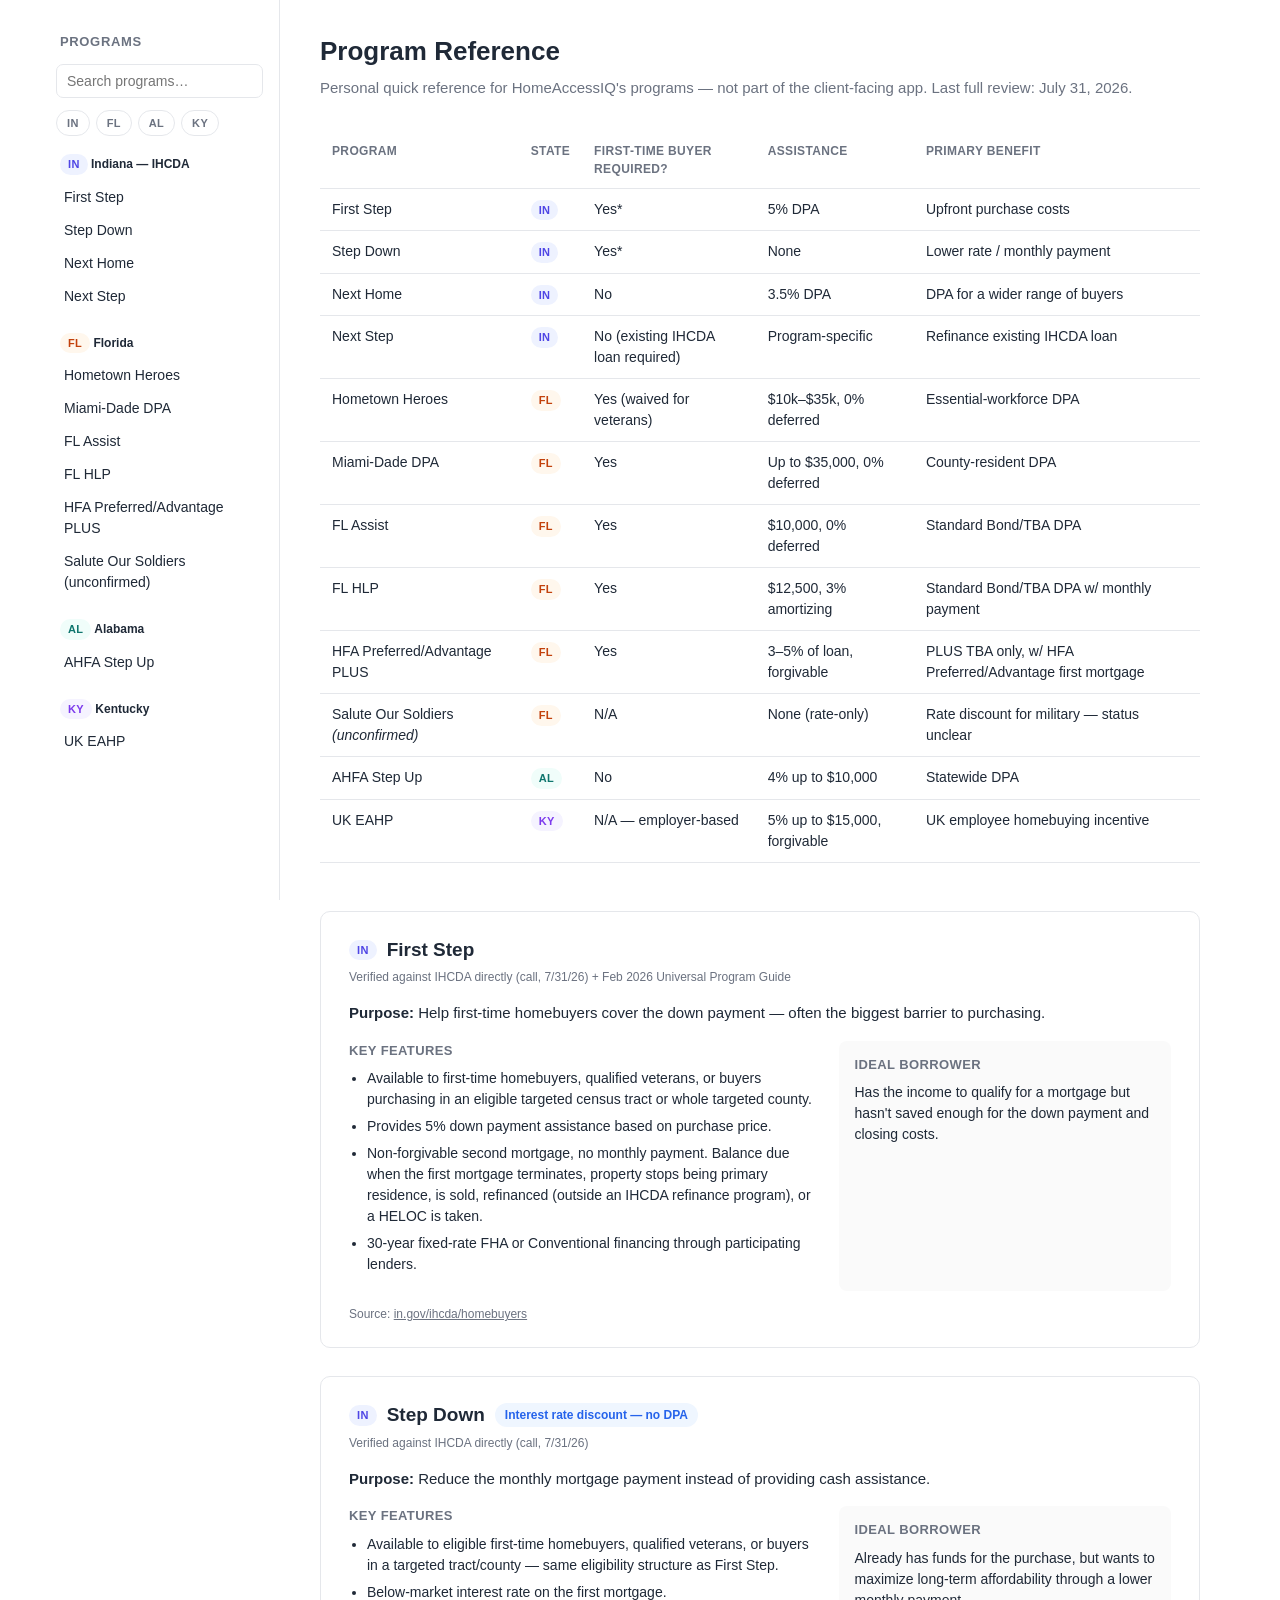
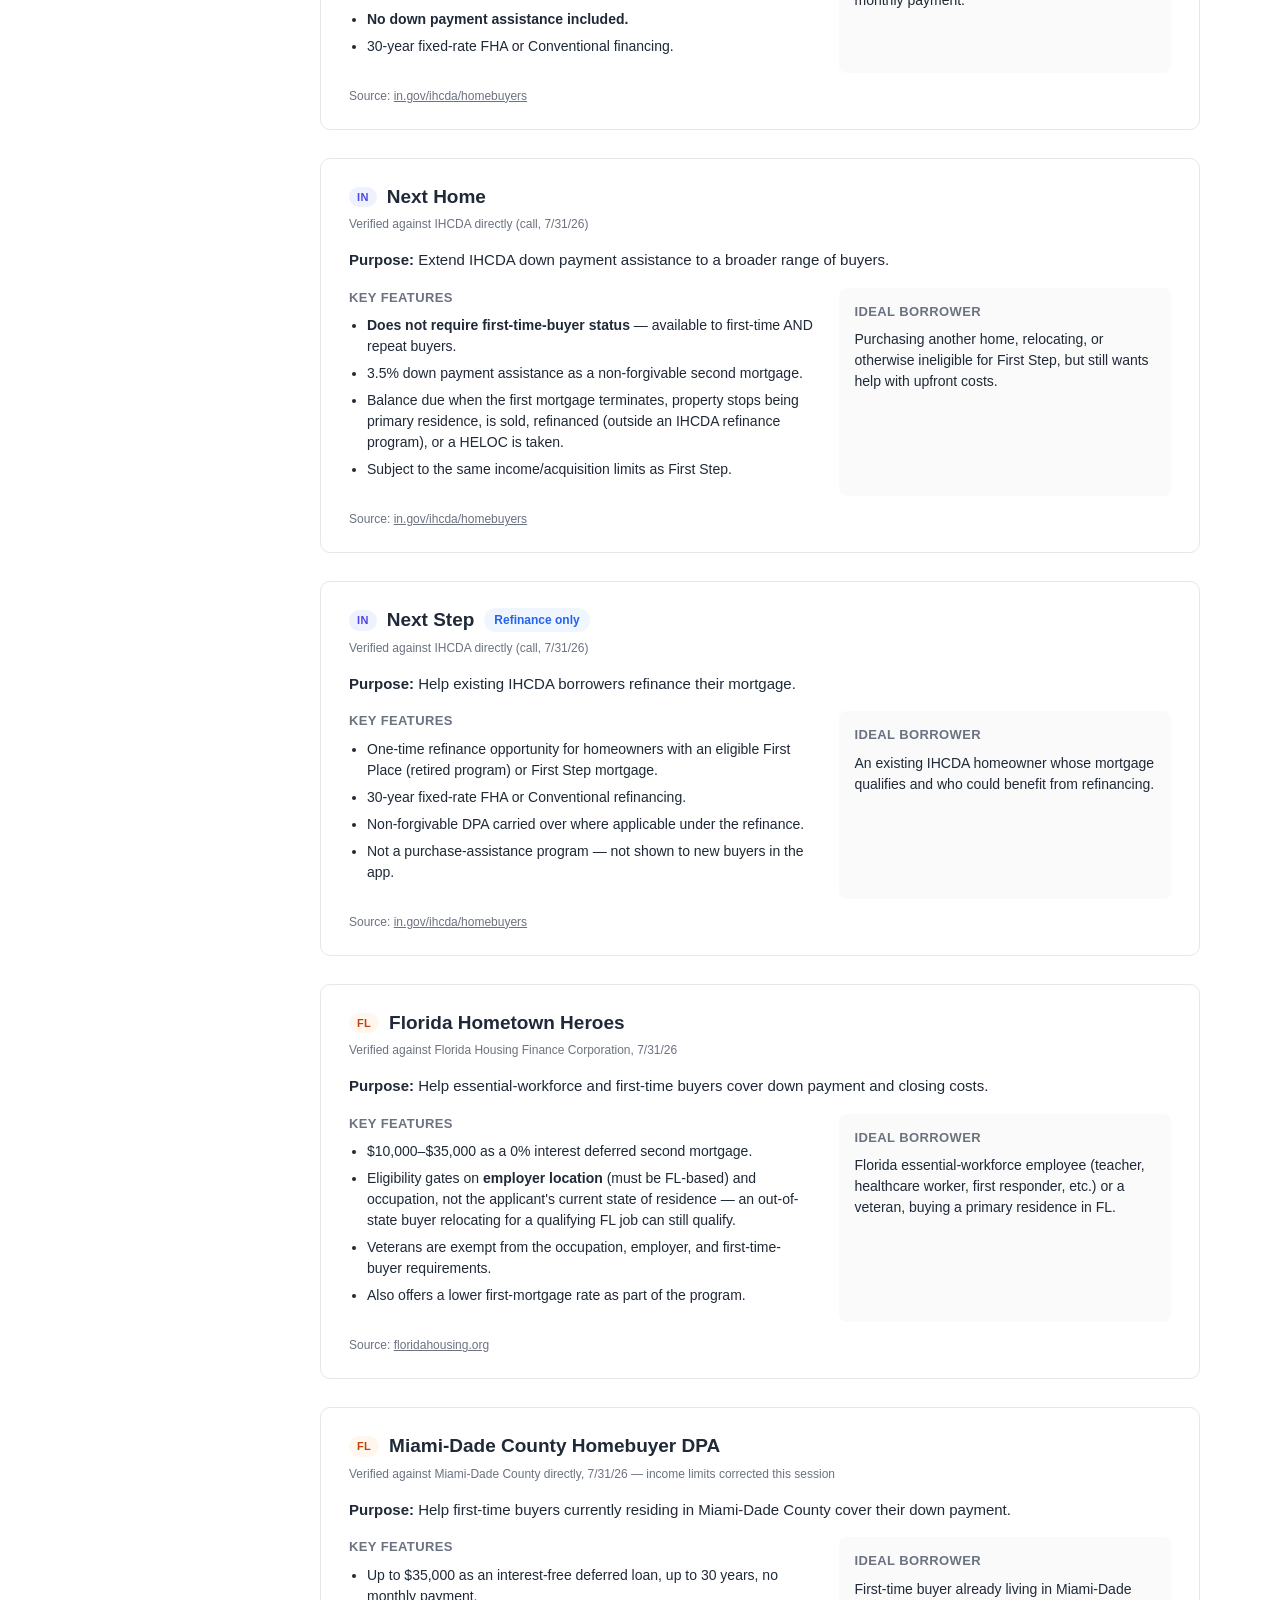
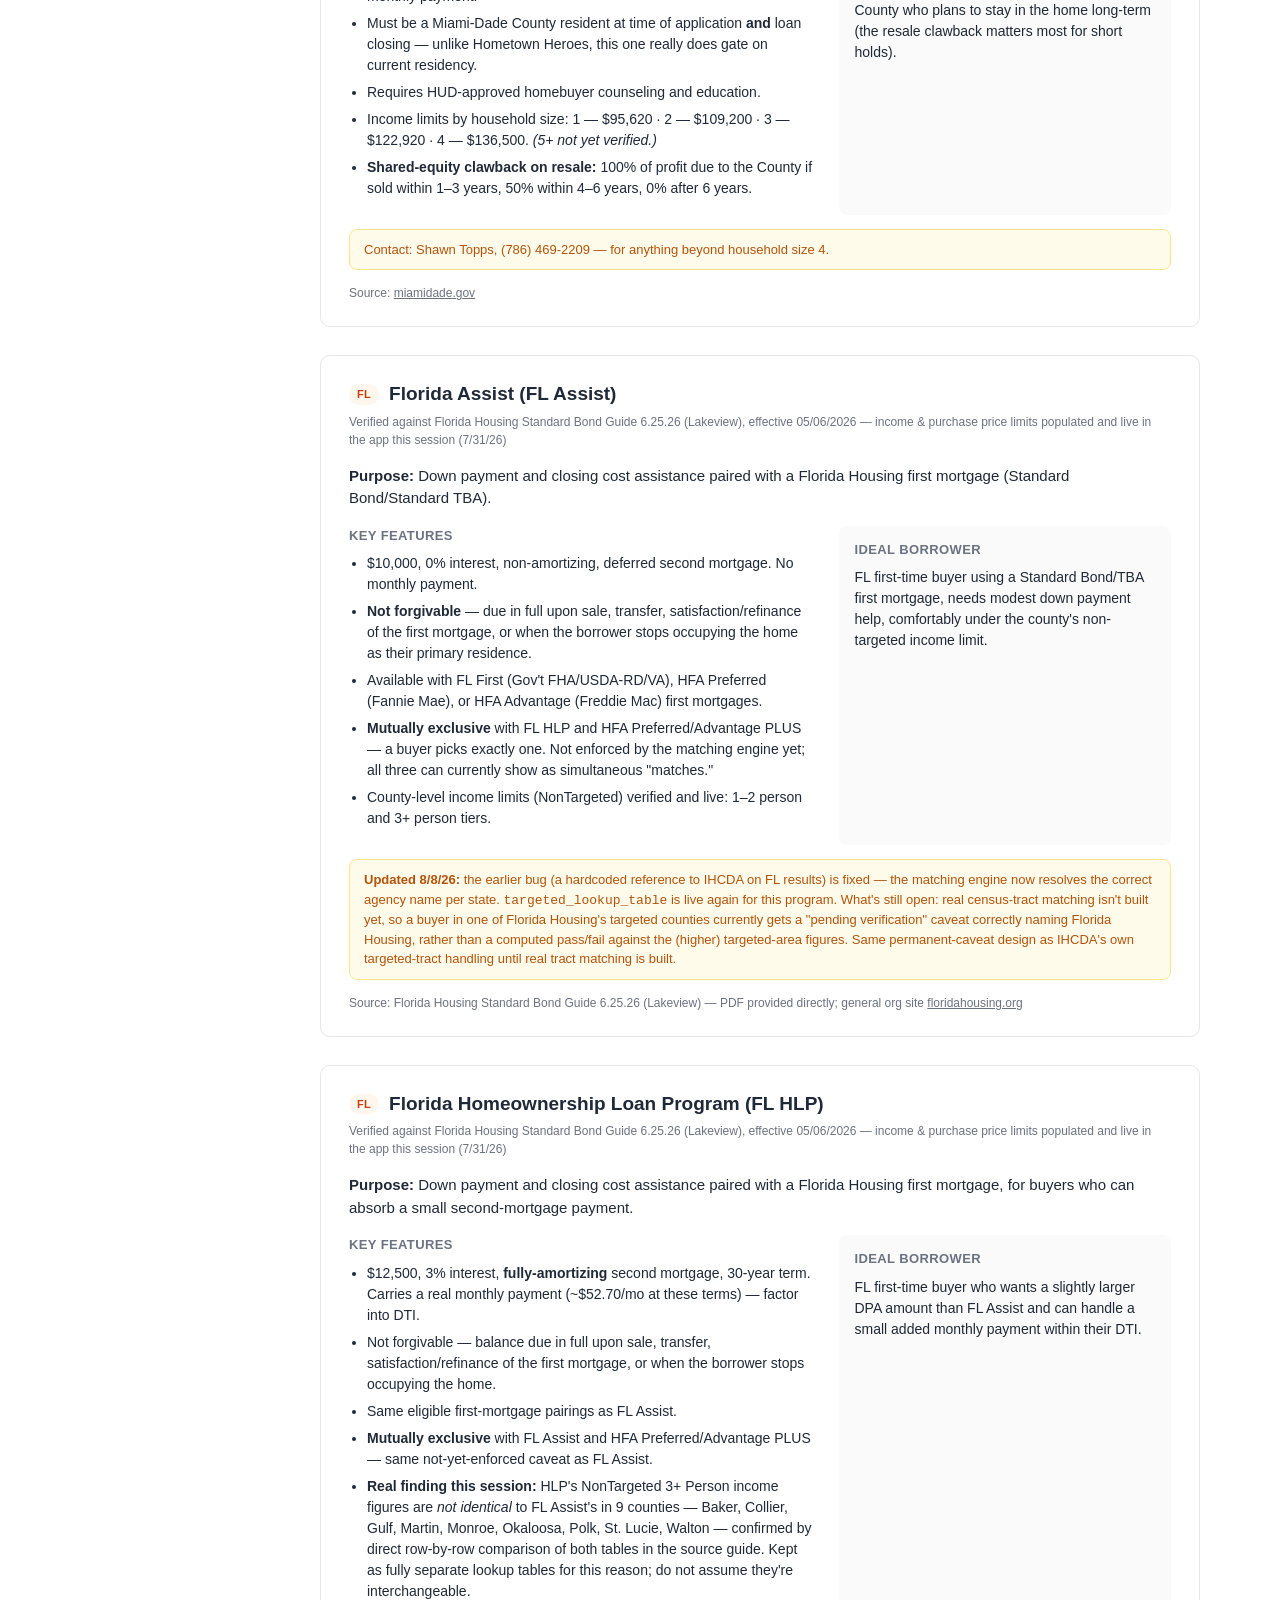
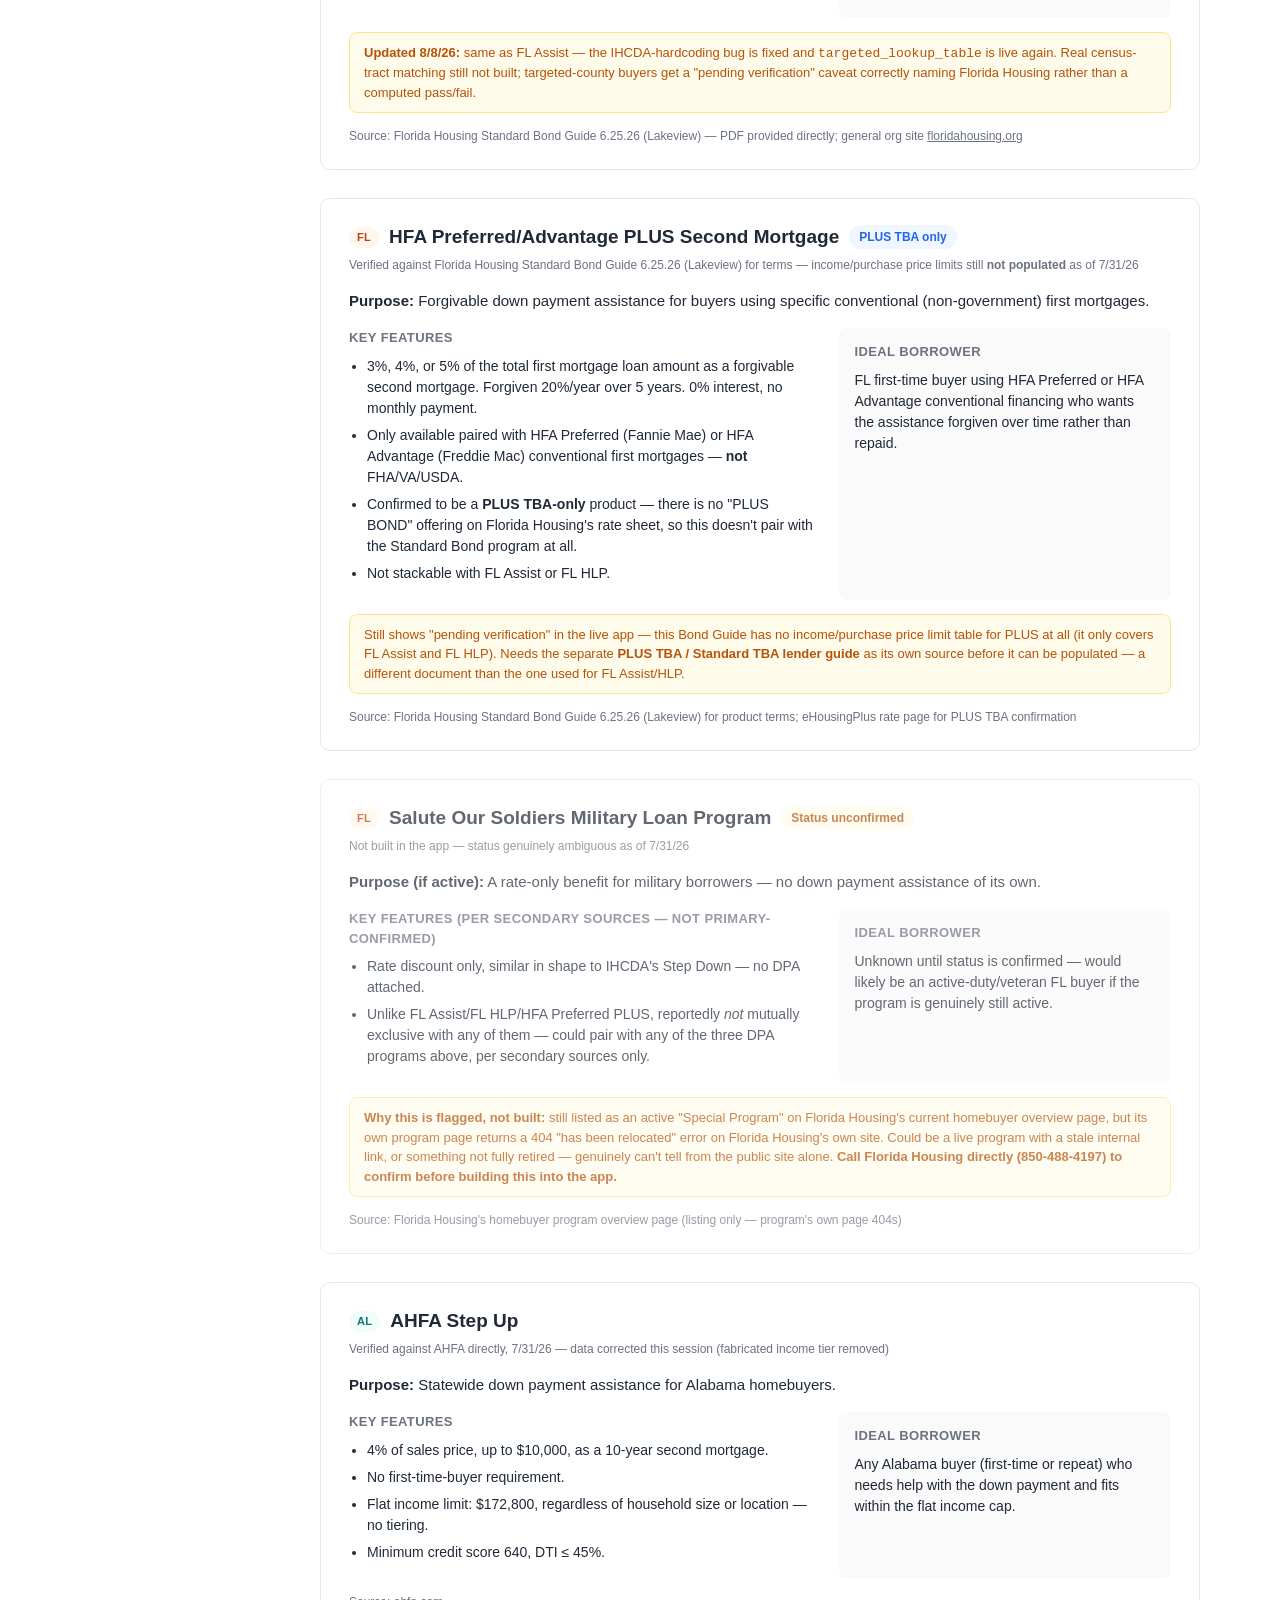
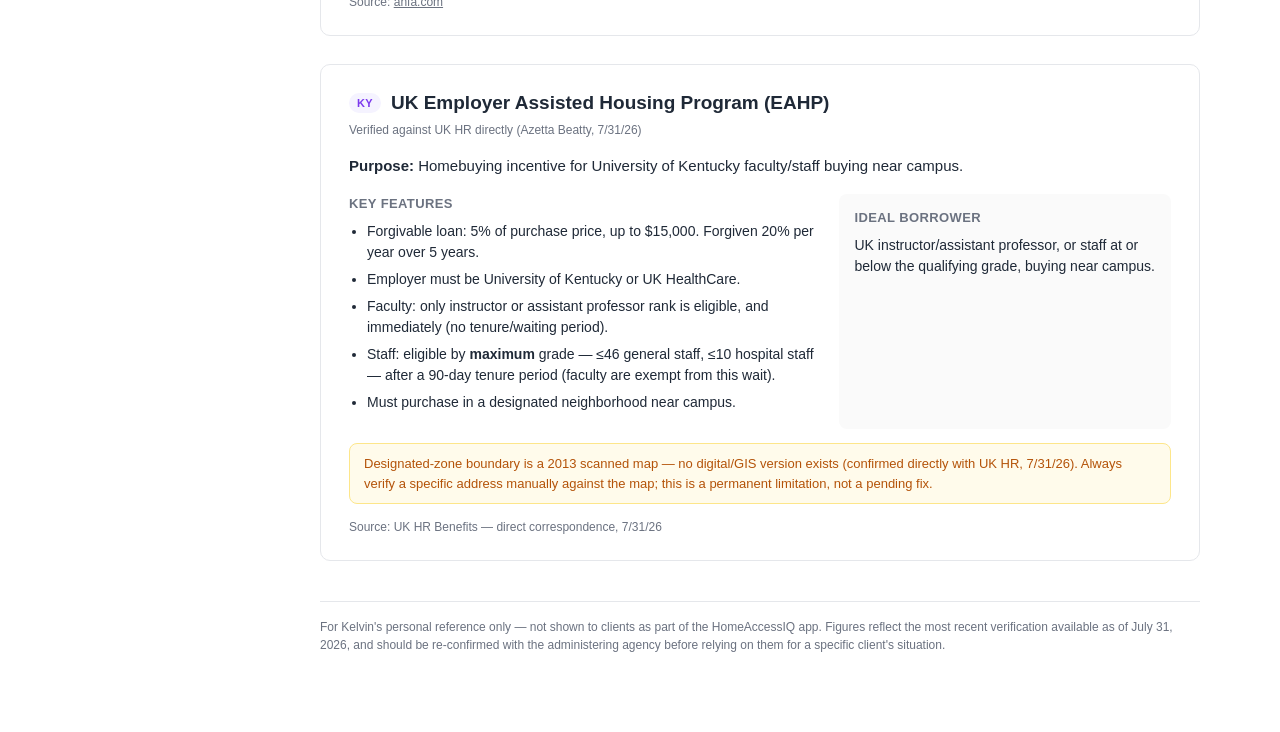
<file: reference.html>
<!DOCTYPE html>
<html lang="en">
<head>
<meta charset="UTF-8">
<meta name="viewport" content="width=device-width, initial-scale=1.0">
<title>Program Reference — HomeAccessIQ</title>
<style>
  :root {
    --bg: #ffffff;
    --bg-subtle: #fafafa;
    --text: #1f2937;
    --text-muted: #6b7280;
    --border: #e5e7eb;
    --blue: #2563eb;
    --blue-tint: #eff6ff;
    --amber: #b45309;
    --amber-tint: #fffbeb;
    --amber-border: #fde68a;
    --green: #15803d;
    --green-tint: #f0fdf4;
    --in-color: #4f46e5;
    --in-tint: #eef2ff;
    --fl-color: #c2410c;
    --fl-tint: #fff7ed;
    --al-color: #0f766e;
    --al-tint: #f0fdfa;
    --ky-color: #7c3aed;
    --ky-tint: #f5f3ff;
  }

  * { box-sizing: border-box; }

  body {
    margin: 0;
    font-family: -apple-system, BlinkMacSystemFont, "Segoe UI", Roboto, Helvetica, Arial, sans-serif;
    color: var(--text);
    background: var(--bg);
    line-height: 1.5;
  }

  .layout {
    display: flex;
    max-width: 1200px;
    margin: 0 auto;
  }

  /* Sidebar nav */
  nav.sidebar {
    width: 240px;
    flex-shrink: 0;
    padding: 32px 16px;
    position: sticky;
    top: 0;
    height: 100vh;
    overflow-y: auto;
    border-right: 1px solid var(--border);
  }

  nav.sidebar h2 {
    font-size: 13px;
    text-transform: uppercase;
    letter-spacing: 0.05em;
    color: var(--text-muted);
    margin: 0 0 12px 4px;
  }

  /* Search box */
  .nav-search {
    width: 100%;
    padding: 8px 10px;
    font-size: 14px;
    border: 1px solid var(--border);
    border-radius: 7px;
    margin-bottom: 12px;
    font-family: inherit;
  }

  .nav-search:focus {
    outline: 2px solid var(--blue);
    outline-offset: 1px;
  }

  /* State filter chips */
  .filter-chips {
    display: flex;
    flex-wrap: wrap;
    gap: 6px;
    margin-bottom: 18px;
  }

  .filter-chip {
    font-size: 11px;
    font-weight: 700;
    letter-spacing: 0.03em;
    padding: 4px 10px;
    border-radius: 999px;
    border: 1px solid var(--border);
    background: var(--bg);
    color: var(--text-muted);
    cursor: pointer;
    user-select: none;
  }

  .filter-chip.active.IN { color: var(--in-color); background: var(--in-tint); border-color: var(--in-color); }
  .filter-chip.active.FL { color: var(--fl-color); background: var(--fl-tint); border-color: var(--fl-color); }
  .filter-chip.active.AL { color: var(--al-color); background: var(--al-tint); border-color: var(--al-color); }
  .filter-chip.active.KY { color: var(--ky-color); background: var(--ky-tint); border-color: var(--ky-color); }

  .no-results {
    font-size: 13px;
    color: var(--text-muted);
    padding: 8px 4px;
    display: none;
  }

  nav.sidebar .state-group {
    margin-bottom: 20px;
  }

  nav.sidebar .state-group.hidden-group {
    display: none;
  }

  nav.sidebar .state-group h3 {
    font-size: 12px;
    font-weight: 700;
    margin: 0 0 6px 4px;
  }

  nav.sidebar a {
    display: block;
    padding: 6px 8px;
    border-radius: 6px;
    color: var(--text);
    text-decoration: none;
    font-size: 14px;
  }

  nav.sidebar a:hover {
    background: var(--bg-subtle);
  }

  nav.sidebar a.hidden-link {
    display: none;
  }

  section.program.hidden-section {
    display: none;
  }

  /* Main content */
  main {
    flex: 1;
    padding: 32px 40px 80px;
    min-width: 0;
  }

  header.page-header {
    margin-bottom: 32px;
  }

  header.page-header h1 {
    font-size: 26px;
    margin: 0 0 6px;
  }

  header.page-header p {
    color: var(--text-muted);
    margin: 0;
    font-size: 15px;
  }

  /* At-a-glance table */
  .glance-table {
    width: 100%;
    border-collapse: collapse;
    margin-bottom: 48px;
    font-size: 14px;
  }

  .glance-table th, .glance-table td {
    text-align: left;
    padding: 10px 12px;
    border-bottom: 1px solid var(--border);
    vertical-align: top;
  }

  .glance-table th {
    color: var(--text-muted);
    font-weight: 600;
    font-size: 12px;
    text-transform: uppercase;
    letter-spacing: 0.03em;
  }

  .glance-table tr:hover td {
    background: var(--bg-subtle);
  }

  .glance-table tr.hidden-row {
    display: none;
  }

  /* State pill */
  .state-pill {
    display: inline-block;
    font-size: 11px;
    font-weight: 700;
    letter-spacing: 0.03em;
    padding: 2px 8px;
    border-radius: 999px;
  }

  .state-pill.IN { color: var(--in-color); background: var(--in-tint); }
  .state-pill.FL { color: var(--fl-color); background: var(--fl-tint); }
  .state-pill.AL { color: var(--al-color); background: var(--al-tint); }
  .state-pill.KY { color: var(--ky-color); background: var(--ky-tint); }

  /* Program card */
  section.program {
    border: 1px solid var(--border);
    border-radius: 10px;
    padding: 24px 28px;
    margin-bottom: 28px;
    scroll-margin-top: 20px;
  }

  section.program.retired {
    opacity: 0.6;
  }

  .program-title-row {
    display: flex;
    align-items: center;
    gap: 10px;
    flex-wrap: wrap;
    margin-bottom: 4px;
  }

  .program-title-row h2 {
    font-size: 19px;
    margin: 0;
  }

  .badge {
    display: inline-block;
    font-size: 12px;
    font-weight: 600;
    padding: 3px 10px;
    border-radius: 999px;
    background: var(--blue-tint);
    color: var(--blue);
  }

  .badge.unconfirmed {
    background: var(--amber-tint);
    color: var(--amber);
  }

  section.program.unconfirmed-status {
    opacity: 0.7;
  }

  .verified-stamp {
    font-size: 12px;
    color: var(--text-muted);
    margin-bottom: 16px;
  }

  .purpose {
    font-size: 15px;
    margin-bottom: 16px;
  }

  .purpose strong {
    color: var(--text);
  }

  .two-col {
    display: grid;
    grid-template-columns: 1.4fr 1fr;
    gap: 24px;
  }

  h3.subhead {
    font-size: 13px;
    text-transform: uppercase;
    letter-spacing: 0.03em;
    color: var(--text-muted);
    margin: 0 0 8px;
  }

  ul.features {
    margin: 0 0 16px;
    padding-left: 18px;
    font-size: 14px;
  }

  ul.features li {
    margin-bottom: 6px;
  }

  .ideal-box {
    background: var(--bg-subtle);
    border-radius: 8px;
    padding: 14px 16px;
    font-size: 14px;
  }

  .caveat-box {
    background: var(--amber-tint);
    border: 1px solid var(--amber-border);
    color: var(--amber);
    border-radius: 8px;
    padding: 10px 14px;
    font-size: 13px;
    margin-top: 14px;
  }

  .source-line {
    font-size: 12px;
    color: var(--text-muted);
    margin-top: 14px;
  }

  .source-line a {
    color: var(--text-muted);
  }

  footer.page-footer {
    font-size: 12px;
    color: var(--text-muted);
    border-top: 1px solid var(--border);
    padding-top: 16px;
    margin-top: 40px;
  }

  @media (max-width: 900px) {
    nav.sidebar { display: none; }
    main { padding: 24px; }
    .two-col { grid-template-columns: 1fr; }
  }
</style>
</head>
<body>

<div class="layout">
  <nav class="sidebar">
    <h2>Programs</h2>
    <input type="text" class="nav-search" id="navSearch" placeholder="Search programs…" aria-label="Search programs">
    <div class="filter-chips" id="filterChips">
      <span class="filter-chip IN" data-state="IN">IN</span>
      <span class="filter-chip FL" data-state="FL">FL</span>
      <span class="filter-chip AL" data-state="AL">AL</span>
      <span class="filter-chip KY" data-state="KY">KY</span>
    </div>
    <div class="no-results" id="noResults">No programs match.</div>
    <div class="state-group" data-state="IN">
      <h3><span class="state-pill IN">IN</span> Indiana — IHCDA</h3>
      <a href="#first-step" data-name="first step">First Step</a>
      <a href="#step-down" data-name="step down">Step Down</a>
      <a href="#next-home" data-name="next home">Next Home</a>
      <a href="#next-step" data-name="next step refinance">Next Step</a>
    </div>
    <div class="state-group" data-state="FL">
      <h3><span class="state-pill FL">FL</span> Florida</h3>
      <a href="#fl-hometown-heroes" data-name="florida hometown heroes">Hometown Heroes</a>
      <a href="#miami-dade-dpa" data-name="miami dade county dpa">Miami-Dade DPA</a>
      <a href="#fl-assist" data-name="florida assist fl assist">FL Assist</a>
      <a href="#fl-hlp" data-name="florida homeownership loan program hlp">FL HLP</a>
      <a href="#hfa-preferred-plus" data-name="hfa preferred advantage plus second mortgage">HFA Preferred/Advantage PLUS</a>
      <a href="#salute-our-soldiers" data-name="salute our soldiers military loan program">Salute Our Soldiers (unconfirmed)</a>
    </div>
    <div class="state-group" data-state="AL">
      <h3><span class="state-pill AL">AL</span> Alabama</h3>
      <a href="#ahfa-step-up" data-name="ahfa step up">AHFA Step Up</a>
    </div>
    <div class="state-group" data-state="KY">
      <h3><span class="state-pill KY">KY</span> Kentucky</h3>
      <a href="#uk-eahp" data-name="uk eahp employer assisted housing">UK EAHP</a>
    </div>
  </nav>

  <main>
    <header class="page-header">
      <h1>Program Reference</h1>
      <p>Personal quick reference for HomeAccessIQ's programs — not part of the client-facing app. Last full review: July 31, 2026.</p>
    </header>

    <table class="glance-table">
      <thead>
        <tr>
          <th>Program</th>
          <th>State</th>
          <th>First-Time Buyer Required?</th>
          <th>Assistance</th>
          <th>Primary Benefit</th>
        </tr>
      </thead>
      <tbody>
        <tr data-state="IN" data-name="first step">
          <td>First Step</td>
          <td><span class="state-pill IN">IN</span></td>
          <td>Yes*</td>
          <td>5% DPA</td>
          <td>Upfront purchase costs</td>
        </tr>
        <tr data-state="IN" data-name="step down">
          <td>Step Down</td>
          <td><span class="state-pill IN">IN</span></td>
          <td>Yes*</td>
          <td>None</td>
          <td>Lower rate / monthly payment</td>
        </tr>
        <tr data-state="IN" data-name="next home">
          <td>Next Home</td>
          <td><span class="state-pill IN">IN</span></td>
          <td>No</td>
          <td>3.5% DPA</td>
          <td>DPA for a wider range of buyers</td>
        </tr>
        <tr data-state="IN" data-name="next step refinance">
          <td>Next Step</td>
          <td><span class="state-pill IN">IN</span></td>
          <td>No (existing IHCDA loan required)</td>
          <td>Program-specific</td>
          <td>Refinance existing IHCDA loan</td>
        </tr>
        <tr data-state="FL" data-name="florida hometown heroes">
          <td>Hometown Heroes</td>
          <td><span class="state-pill FL">FL</span></td>
          <td>Yes (waived for veterans)</td>
          <td>$10k–$35k, 0% deferred</td>
          <td>Essential-workforce DPA</td>
        </tr>
        <tr data-state="FL" data-name="miami dade county dpa">
          <td>Miami-Dade DPA</td>
          <td><span class="state-pill FL">FL</span></td>
          <td>Yes</td>
          <td>Up to $35,000, 0% deferred</td>
          <td>County-resident DPA</td>
        </tr>
        <tr data-state="FL" data-name="florida assist fl assist">
          <td>FL Assist</td>
          <td><span class="state-pill FL">FL</span></td>
          <td>Yes</td>
          <td>$10,000, 0% deferred</td>
          <td>Standard Bond/TBA DPA</td>
        </tr>
        <tr data-state="FL" data-name="florida homeownership loan program hlp">
          <td>FL HLP</td>
          <td><span class="state-pill FL">FL</span></td>
          <td>Yes</td>
          <td>$12,500, 3% amortizing</td>
          <td>Standard Bond/TBA DPA w/ monthly payment</td>
        </tr>
        <tr data-state="FL" data-name="hfa preferred advantage plus second mortgage">
          <td>HFA Preferred/Advantage PLUS</td>
          <td><span class="state-pill FL">FL</span></td>
          <td>Yes</td>
          <td>3–5% of loan, forgivable</td>
          <td>PLUS TBA only, w/ HFA Preferred/Advantage first mortgage</td>
        </tr>
        <tr data-state="FL" data-name="salute our soldiers military loan program">
          <td>Salute Our Soldiers <em>(unconfirmed)</em></td>
          <td><span class="state-pill FL">FL</span></td>
          <td>N/A</td>
          <td>None (rate-only)</td>
          <td>Rate discount for military — status unclear</td>
        </tr>
        <tr data-state="AL" data-name="ahfa step up">
          <td>AHFA Step Up</td>
          <td><span class="state-pill AL">AL</span></td>
          <td>No</td>
          <td>4% up to $10,000</td>
          <td>Statewide DPA</td>
        </tr>
        <tr data-state="KY" data-name="uk eahp employer assisted housing">
          <td>UK EAHP</td>
          <td><span class="state-pill KY">KY</span></td>
          <td>N/A — employer-based</td>
          <td>5% up to $15,000, forgivable</td>
          <td>UK employee homebuying incentive</td>
        </tr>
      </tbody>
    </table>
    <p class="no-results" id="noTableResults" style="margin: -32px 0 32px; display: none;">No programs match your search/filter.</p>

    <!-- ============ INDIANA — IHCDA ============ -->

    <section class="program" id="first-step" data-state="IN">
      <div class="program-title-row">
        <span class="state-pill IN">IN</span>
        <h2>First Step</h2>
      </div>
      <div class="verified-stamp">Verified against IHCDA directly (call, 7/31/26) + Feb 2026 Universal Program Guide</div>
      <p class="purpose"><strong>Purpose:</strong> Help first-time homebuyers cover the down payment — often the biggest barrier to purchasing.</p>
      <div class="two-col">
        <div>
          <h3 class="subhead">Key features</h3>
          <ul class="features">
            <li>Available to first-time homebuyers, qualified veterans, or buyers purchasing in an eligible targeted census tract or whole targeted county.</li>
            <li>Provides 5% down payment assistance based on purchase price.</li>
            <li>Non-forgivable second mortgage, no monthly payment. Balance due when the first mortgage terminates, property stops being primary residence, is sold, refinanced (outside an IHCDA refinance program), or a HELOC is taken.</li>
            <li>30-year fixed-rate FHA or Conventional financing through participating lenders.</li>
          </ul>
        </div>
        <div class="ideal-box">
          <h3 class="subhead">Ideal borrower</h3>
          Has the income to qualify for a mortgage but hasn't saved enough for the down payment and closing costs.
        </div>
      </div>
      <div class="source-line">Source: <a href="https://www.in.gov/ihcda/homebuyers/" target="_blank">in.gov/ihcda/homebuyers</a></div>
    </section>

    <section class="program" id="step-down" data-state="IN">
      <div class="program-title-row">
        <span class="state-pill IN">IN</span>
        <h2>Step Down</h2>
        <span class="badge">Interest rate discount — no DPA</span>
      </div>
      <div class="verified-stamp">Verified against IHCDA directly (call, 7/31/26)</div>
      <p class="purpose"><strong>Purpose:</strong> Reduce the monthly mortgage payment instead of providing cash assistance.</p>
      <div class="two-col">
        <div>
          <h3 class="subhead">Key features</h3>
          <ul class="features">
            <li>Available to eligible first-time homebuyers, qualified veterans, or buyers in a targeted tract/county — same eligibility structure as First Step.</li>
            <li>Below-market interest rate on the first mortgage.</li>
            <li><strong>No down payment assistance included.</strong></li>
            <li>30-year fixed-rate FHA or Conventional financing.</li>
          </ul>
        </div>
        <div class="ideal-box">
          <h3 class="subhead">Ideal borrower</h3>
          Already has funds for the purchase, but wants to maximize long-term affordability through a lower monthly payment.
        </div>
      </div>
      <div class="source-line">Source: <a href="https://www.in.gov/ihcda/homebuyers/" target="_blank">in.gov/ihcda/homebuyers</a></div>
    </section>

    <section class="program" id="next-home" data-state="IN">
      <div class="program-title-row">
        <span class="state-pill IN">IN</span>
        <h2>Next Home</h2>
      </div>
      <div class="verified-stamp">Verified against IHCDA directly (call, 7/31/26)</div>
      <p class="purpose"><strong>Purpose:</strong> Extend IHCDA down payment assistance to a broader range of buyers.</p>
      <div class="two-col">
        <div>
          <h3 class="subhead">Key features</h3>
          <ul class="features">
            <li><strong>Does not require first-time-buyer status</strong> — available to first-time AND repeat buyers.</li>
            <li>3.5% down payment assistance as a non-forgivable second mortgage.</li>
            <li>Balance due when the first mortgage terminates, property stops being primary residence, is sold, refinanced (outside an IHCDA refinance program), or a HELOC is taken.</li>
            <li>Subject to the same income/acquisition limits as First Step.</li>
          </ul>
        </div>
        <div class="ideal-box">
          <h3 class="subhead">Ideal borrower</h3>
          Purchasing another home, relocating, or otherwise ineligible for First Step, but still wants help with upfront costs.
        </div>
      </div>
      <div class="source-line">Source: <a href="https://www.in.gov/ihcda/homebuyers/" target="_blank">in.gov/ihcda/homebuyers</a></div>
    </section>

    <section class="program" id="next-step" data-state="IN">
      <div class="program-title-row">
        <span class="state-pill IN">IN</span>
        <h2>Next Step</h2>
        <span class="badge">Refinance only</span>
      </div>
      <div class="verified-stamp">Verified against IHCDA directly (call, 7/31/26)</div>
      <p class="purpose"><strong>Purpose:</strong> Help existing IHCDA borrowers refinance their mortgage.</p>
      <div class="two-col">
        <div>
          <h3 class="subhead">Key features</h3>
          <ul class="features">
            <li>One-time refinance opportunity for homeowners with an eligible First Place (retired program) or First Step mortgage.</li>
            <li>30-year fixed-rate FHA or Conventional refinancing.</li>
            <li>Non-forgivable DPA carried over where applicable under the refinance.</li>
            <li>Not a purchase-assistance program — not shown to new buyers in the app.</li>
          </ul>
        </div>
        <div class="ideal-box">
          <h3 class="subhead">Ideal borrower</h3>
          An existing IHCDA homeowner whose mortgage qualifies and who could benefit from refinancing.
        </div>
      </div>
      <div class="source-line">Source: <a href="https://www.in.gov/ihcda/homebuyers/" target="_blank">in.gov/ihcda/homebuyers</a></div>
    </section>

    <!-- ============ FLORIDA ============ -->

    <section class="program" id="fl-hometown-heroes" data-state="FL">
      <div class="program-title-row">
        <span class="state-pill FL">FL</span>
        <h2>Florida Hometown Heroes</h2>
      </div>
      <div class="verified-stamp">Verified against Florida Housing Finance Corporation, 7/31/26</div>
      <p class="purpose"><strong>Purpose:</strong> Help essential-workforce and first-time buyers cover down payment and closing costs.</p>
      <div class="two-col">
        <div>
          <h3 class="subhead">Key features</h3>
          <ul class="features">
            <li>$10,000–$35,000 as a 0% interest deferred second mortgage.</li>
            <li>Eligibility gates on <strong>employer location</strong> (must be FL-based) and occupation, not the applicant's current state of residence — an out-of-state buyer relocating for a qualifying FL job can still qualify.</li>
            <li>Veterans are exempt from the occupation, employer, and first-time-buyer requirements.</li>
            <li>Also offers a lower first-mortgage rate as part of the program.</li>
          </ul>
        </div>
        <div class="ideal-box">
          <h3 class="subhead">Ideal borrower</h3>
          Florida essential-workforce employee (teacher, healthcare worker, first responder, etc.) or a veteran, buying a primary residence in FL.
        </div>
      </div>
      <div class="source-line">Source: <a href="https://www.floridahousing.org/" target="_blank">floridahousing.org</a></div>
    </section>

    <section class="program" id="miami-dade-dpa" data-state="FL">
      <div class="program-title-row">
        <span class="state-pill FL">FL</span>
        <h2>Miami-Dade County Homebuyer DPA</h2>
      </div>
      <div class="verified-stamp">Verified against Miami-Dade County directly, 7/31/26 — income limits corrected this session</div>
      <p class="purpose"><strong>Purpose:</strong> Help first-time buyers currently residing in Miami-Dade County cover their down payment.</p>
      <div class="two-col">
        <div>
          <h3 class="subhead">Key features</h3>
          <ul class="features">
            <li>Up to $35,000 as an interest-free deferred loan, up to 30 years, no monthly payment.</li>
            <li>Must be a Miami-Dade County resident at time of application <strong>and</strong> loan closing — unlike Hometown Heroes, this one really does gate on current residency.</li>
            <li>Requires HUD-approved homebuyer counseling and education.</li>
            <li>Income limits by household size: 1 — $95,620 · 2 — $109,200 · 3 — $122,920 · 4 — $136,500. <em>(5+ not yet verified.)</em></li>
            <li><strong>Shared-equity clawback on resale:</strong> 100% of profit due to the County if sold within 1–3 years, 50% within 4–6 years, 0% after 6 years.</li>
          </ul>
        </div>
        <div class="ideal-box">
          <h3 class="subhead">Ideal borrower</h3>
          First-time buyer already living in Miami-Dade County who plans to stay in the home long-term (the resale clawback matters most for short holds).
        </div>
      </div>
      <div class="caveat-box">Contact: Shawn Topps, (786) 469-2209 — for anything beyond household size 4.</div>
      <div class="source-line">Source: <a href="https://www.miamidade.gov/global/housing/downpayment-assistance.page" target="_blank">miamidade.gov</a></div>
    </section>

    <section class="program" id="fl-assist" data-state="FL">
      <div class="program-title-row">
        <span class="state-pill FL">FL</span>
        <h2>Florida Assist (FL Assist)</h2>
      </div>
      <div class="verified-stamp">Verified against Florida Housing Standard Bond Guide 6.25.26 (Lakeview), effective 05/06/2026 — income & purchase price limits populated and live in the app this session (7/31/26)</div>
      <p class="purpose"><strong>Purpose:</strong> Down payment and closing cost assistance paired with a Florida Housing first mortgage (Standard Bond/Standard TBA).</p>
      <div class="two-col">
        <div>
          <h3 class="subhead">Key features</h3>
          <ul class="features">
            <li>$10,000, 0% interest, non-amortizing, deferred second mortgage. No monthly payment.</li>
            <li><strong>Not forgivable</strong> — due in full upon sale, transfer, satisfaction/refinance of the first mortgage, or when the borrower stops occupying the home as their primary residence.</li>
            <li>Available with FL First (Gov't FHA/USDA-RD/VA), HFA Preferred (Fannie Mae), or HFA Advantage (Freddie Mac) first mortgages.</li>
            <li><strong>Mutually exclusive</strong> with FL HLP and HFA Preferred/Advantage PLUS — a buyer picks exactly one. Not enforced by the matching engine yet; all three can currently show as simultaneous "matches."</li>
            <li>County-level income limits (NonTargeted) verified and live: 1–2 person and 3+ person tiers.</li>
          </ul>
        </div>
        <div class="ideal-box">
          <h3 class="subhead">Ideal borrower</h3>
          FL first-time buyer using a Standard Bond/TBA first mortgage, needs modest down payment help, comfortably under the county's non-targeted income limit.
        </div>
      </div>
      <div class="caveat-box"><strong>Updated 8/8/26:</strong> the earlier bug (a hardcoded reference to IHCDA on FL results) is fixed — the matching engine now resolves the correct agency name per state. <code>targeted_lookup_table</code> is live again for this program. What's still open: real census-tract matching isn't built yet, so a buyer in one of Florida Housing's targeted counties currently gets a "pending verification" caveat correctly naming Florida Housing, rather than a computed pass/fail against the (higher) targeted-area figures. Same permanent-caveat design as IHCDA's own targeted-tract handling until real tract matching is built.</div>
      <div class="source-line">Source: Florida Housing Standard Bond Guide 6.25.26 (Lakeview) — PDF provided directly; general org site <a href="https://www.floridahousing.org/" target="_blank">floridahousing.org</a></div>
    </section>

    <section class="program" id="fl-hlp" data-state="FL">
      <div class="program-title-row">
        <span class="state-pill FL">FL</span>
        <h2>Florida Homeownership Loan Program (FL HLP)</h2>
      </div>
      <div class="verified-stamp">Verified against Florida Housing Standard Bond Guide 6.25.26 (Lakeview), effective 05/06/2026 — income & purchase price limits populated and live in the app this session (7/31/26)</div>
      <p class="purpose"><strong>Purpose:</strong> Down payment and closing cost assistance paired with a Florida Housing first mortgage, for buyers who can absorb a small second-mortgage payment.</p>
      <div class="two-col">
        <div>
          <h3 class="subhead">Key features</h3>
          <ul class="features">
            <li>$12,500, 3% interest, <strong>fully-amortizing</strong> second mortgage, 30-year term. Carries a real monthly payment (~$52.70/mo at these terms) — factor into DTI.</li>
            <li>Not forgivable — balance due in full upon sale, transfer, satisfaction/refinance of the first mortgage, or when the borrower stops occupying the home.</li>
            <li>Same eligible first-mortgage pairings as FL Assist.</li>
            <li><strong>Mutually exclusive</strong> with FL Assist and HFA Preferred/Advantage PLUS — same not-yet-enforced caveat as FL Assist.</li>
            <li><strong>Real finding this session:</strong> HLP's NonTargeted 3+ Person income figures are <em>not identical</em> to FL Assist's in 9 counties — Baker, Collier, Gulf, Martin, Monroe, Okaloosa, Polk, St. Lucie, Walton — confirmed by direct row-by-row comparison of both tables in the source guide. Kept as fully separate lookup tables for this reason; do not assume they're interchangeable.</li>
          </ul>
        </div>
        <div class="ideal-box">
          <h3 class="subhead">Ideal borrower</h3>
          FL first-time buyer who wants a slightly larger DPA amount than FL Assist and can handle a small added monthly payment within their DTI.
        </div>
      </div>
      <div class="caveat-box"><strong>Updated 8/8/26:</strong> same as FL Assist — the IHCDA-hardcoding bug is fixed and <code>targeted_lookup_table</code> is live again. Real census-tract matching still not built; targeted-county buyers get a "pending verification" caveat correctly naming Florida Housing rather than a computed pass/fail.</div>
      <div class="source-line">Source: Florida Housing Standard Bond Guide 6.25.26 (Lakeview) — PDF provided directly; general org site <a href="https://www.floridahousing.org/" target="_blank">floridahousing.org</a></div>
    </section>

    <section class="program" id="hfa-preferred-plus" data-state="FL">
      <div class="program-title-row">
        <span class="state-pill FL">FL</span>
        <h2>HFA Preferred/Advantage PLUS Second Mortgage</h2>
        <span class="badge">PLUS TBA only</span>
      </div>
      <div class="verified-stamp">Verified against Florida Housing Standard Bond Guide 6.25.26 (Lakeview) for terms — income/purchase price limits still <strong>not populated</strong> as of 7/31/26</div>
      <p class="purpose"><strong>Purpose:</strong> Forgivable down payment assistance for buyers using specific conventional (non-government) first mortgages.</p>
      <div class="two-col">
        <div>
          <h3 class="subhead">Key features</h3>
          <ul class="features">
            <li>3%, 4%, or 5% of the total first mortgage loan amount as a forgivable second mortgage. Forgiven 20%/year over 5 years. 0% interest, no monthly payment.</li>
            <li>Only available paired with HFA Preferred (Fannie Mae) or HFA Advantage (Freddie Mac) conventional first mortgages — <strong>not</strong> FHA/VA/USDA.</li>
            <li>Confirmed to be a <strong>PLUS TBA-only</strong> product — there is no "PLUS BOND" offering on Florida Housing's rate sheet, so this doesn't pair with the Standard Bond program at all.</li>
            <li>Not stackable with FL Assist or FL HLP.</li>
          </ul>
        </div>
        <div class="ideal-box">
          <h3 class="subhead">Ideal borrower</h3>
          FL first-time buyer using HFA Preferred or HFA Advantage conventional financing who wants the assistance forgiven over time rather than repaid.
        </div>
      </div>
      <div class="caveat-box">Still shows "pending verification" in the live app — this Bond Guide has no income/purchase price limit table for PLUS at all (it only covers FL Assist and FL HLP). Needs the separate <strong>PLUS TBA / Standard TBA lender guide</strong> as its own source before it can be populated — a different document than the one used for FL Assist/HLP.</div>
      <div class="source-line">Source: Florida Housing Standard Bond Guide 6.25.26 (Lakeview) for product terms; eHousingPlus rate page for PLUS TBA confirmation</div>
    </section>

    <section class="program unconfirmed-status" id="salute-our-soldiers" data-state="FL">
      <div class="program-title-row">
        <span class="state-pill FL">FL</span>
        <h2>Salute Our Soldiers Military Loan Program</h2>
        <span class="badge unconfirmed">Status unconfirmed</span>
      </div>
      <div class="verified-stamp">Not built in the app — status genuinely ambiguous as of 7/31/26</div>
      <p class="purpose"><strong>Purpose (if active):</strong> A rate-only benefit for military borrowers — no down payment assistance of its own.</p>
      <div class="two-col">
        <div>
          <h3 class="subhead">Key features (per secondary sources — not primary-confirmed)</h3>
          <ul class="features">
            <li>Rate discount only, similar in shape to IHCDA's Step Down — no DPA attached.</li>
            <li>Unlike FL Assist/FL HLP/HFA Preferred PLUS, reportedly <em>not</em> mutually exclusive with any of them — could pair with any of the three DPA programs above, per secondary sources only.</li>
          </ul>
        </div>
        <div class="ideal-box">
          <h3 class="subhead">Ideal borrower</h3>
          Unknown until status is confirmed — would likely be an active-duty/veteran FL buyer if the program is genuinely still active.
        </div>
      </div>
      <div class="caveat-box"><strong>Why this is flagged, not built:</strong> still listed as an active "Special Program" on Florida Housing's current homebuyer overview page, but its own program page returns a 404 "has been relocated" error on Florida Housing's own site. Could be a live program with a stale internal link, or something not fully retired — genuinely can't tell from the public site alone. <strong>Call Florida Housing directly (850-488-4197) to confirm before building this into the app.</strong></div>
      <div class="source-line">Source: Florida Housing's homebuyer program overview page (listing only — program's own page 404s)</div>
    </section>

    <!-- ============ ALABAMA ============ -->

    <section class="program" id="ahfa-step-up" data-state="AL">
      <div class="program-title-row">
        <span class="state-pill AL">AL</span>
        <h2>AHFA Step Up</h2>
      </div>
      <div class="verified-stamp">Verified against AHFA directly, 7/31/26 — data corrected this session (fabricated income tier removed)</div>
      <p class="purpose"><strong>Purpose:</strong> Statewide down payment assistance for Alabama homebuyers.</p>
      <div class="two-col">
        <div>
          <h3 class="subhead">Key features</h3>
          <ul class="features">
            <li>4% of sales price, up to $10,000, as a 10-year second mortgage.</li>
            <li>No first-time-buyer requirement.</li>
            <li>Flat income limit: $172,800, regardless of household size or location — no tiering.</li>
            <li>Minimum credit score 640, DTI ≤ 45%.</li>
          </ul>
        </div>
        <div class="ideal-box">
          <h3 class="subhead">Ideal borrower</h3>
          Any Alabama buyer (first-time or repeat) who needs help with the down payment and fits within the flat income cap.
        </div>
      </div>
      <div class="source-line">Source: <a href="https://www.ahfa.com/programs/homeownership/available-programs/step-up" target="_blank">ahfa.com</a></div>
    </section>

    <!-- ============ KENTUCKY ============ -->

    <section class="program" id="uk-eahp" data-state="KY">
      <div class="program-title-row">
        <span class="state-pill KY">KY</span>
        <h2>UK Employer Assisted Housing Program (EAHP)</h2>
      </div>
      <div class="verified-stamp">Verified against UK HR directly (Azetta Beatty, 7/31/26)</div>
      <p class="purpose"><strong>Purpose:</strong> Homebuying incentive for University of Kentucky faculty/staff buying near campus.</p>
      <div class="two-col">
        <div>
          <h3 class="subhead">Key features</h3>
          <ul class="features">
            <li>Forgivable loan: 5% of purchase price, up to $15,000. Forgiven 20% per year over 5 years.</li>
            <li>Employer must be University of Kentucky or UK HealthCare.</li>
            <li>Faculty: only instructor or assistant professor rank is eligible, and immediately (no tenure/waiting period).</li>
            <li>Staff: eligible by <strong>maximum</strong> grade — ≤46 general staff, ≤10 hospital staff — after a 90-day tenure period (faculty are exempt from this wait).</li>
            <li>Must purchase in a designated neighborhood near campus.</li>
          </ul>
        </div>
        <div class="ideal-box">
          <h3 class="subhead">Ideal borrower</h3>
          UK instructor/assistant professor, or staff at or below the qualifying grade, buying near campus.
        </div>
      </div>
      <div class="caveat-box">Designated-zone boundary is a 2013 scanned map — no digital/GIS version exists (confirmed directly with UK HR, 7/31/26). Always verify a specific address manually against the map; this is a permanent limitation, not a pending fix.</div>
      <div class="source-line">Source: UK HR Benefits — direct correspondence, 7/31/26</div>
    </section>

    <footer class="page-footer">
      For Kelvin's personal reference only — not shown to clients as part of the HomeAccessIQ app. Figures reflect the most recent verification available as of July 31, 2026, and should be re-confirmed with the administering agency before relying on them for a specific client's situation.
    </footer>
  </main>
</div>

<script>
(function () {
  var searchInput = document.getElementById('navSearch');
  var chips = Array.prototype.slice.call(document.querySelectorAll('.filter-chip'));
  var noResults = document.getElementById('noResults');
  var noTableResults = document.getElementById('noTableResults');

  // Default: no state selected = show all states. Selecting one or more
  // chips narrows the view to just those states.
  var activeStates = { IN: false, FL: false, AL: false, KY: false };

  function stateIsVisible(state) {
    var anySelected = Object.keys(activeStates).some(function (s) { return activeStates[s]; });
    if (!anySelected) return true;
    return !!activeStates[state];
  }

  function applyFilters() {
    var query = searchInput.value.trim().toLowerCase();
    var anyLinkVisible = false;
    var anyRowVisible = false;

    // Sidebar nav
    document.querySelectorAll('.state-group').forEach(function (group) {
      var state = group.getAttribute('data-state');
      var stateOn = stateIsVisible(state);
      var groupHasVisibleLink = false;

      group.querySelectorAll('a[data-name]').forEach(function (link) {
        var name = link.getAttribute('data-name');
        var matchesSearch = query === '' || name.indexOf(query) !== -1;
        var visible = stateOn && matchesSearch;
        link.classList.toggle('hidden-link', !visible);
        if (visible) {
          groupHasVisibleLink = true;
          anyLinkVisible = true;
        }
      });

      group.classList.toggle('hidden-group', !groupHasVisibleLink);
    });

    noResults.style.display = anyLinkVisible ? 'none' : 'block';

    // At-a-glance table rows
    document.querySelectorAll('.glance-table tbody tr').forEach(function (row) {
      var state = row.getAttribute('data-state');
      var name = row.getAttribute('data-name') || '';
      var stateOn = stateIsVisible(state);
      var matchesSearch = query === '' || name.indexOf(query) !== -1;
      var visible = stateOn && matchesSearch;
      row.classList.toggle('hidden-row', !visible);
      if (visible) anyRowVisible = true;
    });

    noTableResults.style.display = anyRowVisible ? 'none' : 'block';

    // Main content sections
    document.querySelectorAll('section.program').forEach(function (section) {
      var state = section.getAttribute('data-state');
      var stateOn = stateIsVisible(state);
      var name = (section.querySelector('h2') || {}).textContent || '';
      var matchesSearch = query === '' || name.toLowerCase().indexOf(query) !== -1;
      section.classList.toggle('hidden-section', !(stateOn && matchesSearch));
    });
  }

  searchInput.addEventListener('input', applyFilters);

  chips.forEach(function (chip) {
    chip.addEventListener('click', function () {
      var state = chip.getAttribute('data-state');
      activeStates[state] = !activeStates[state];
      chip.classList.toggle('active', activeStates[state]);
      applyFilters();
    });
  });

  applyFilters();
})();
</script>

</body>
</html>
</file>
